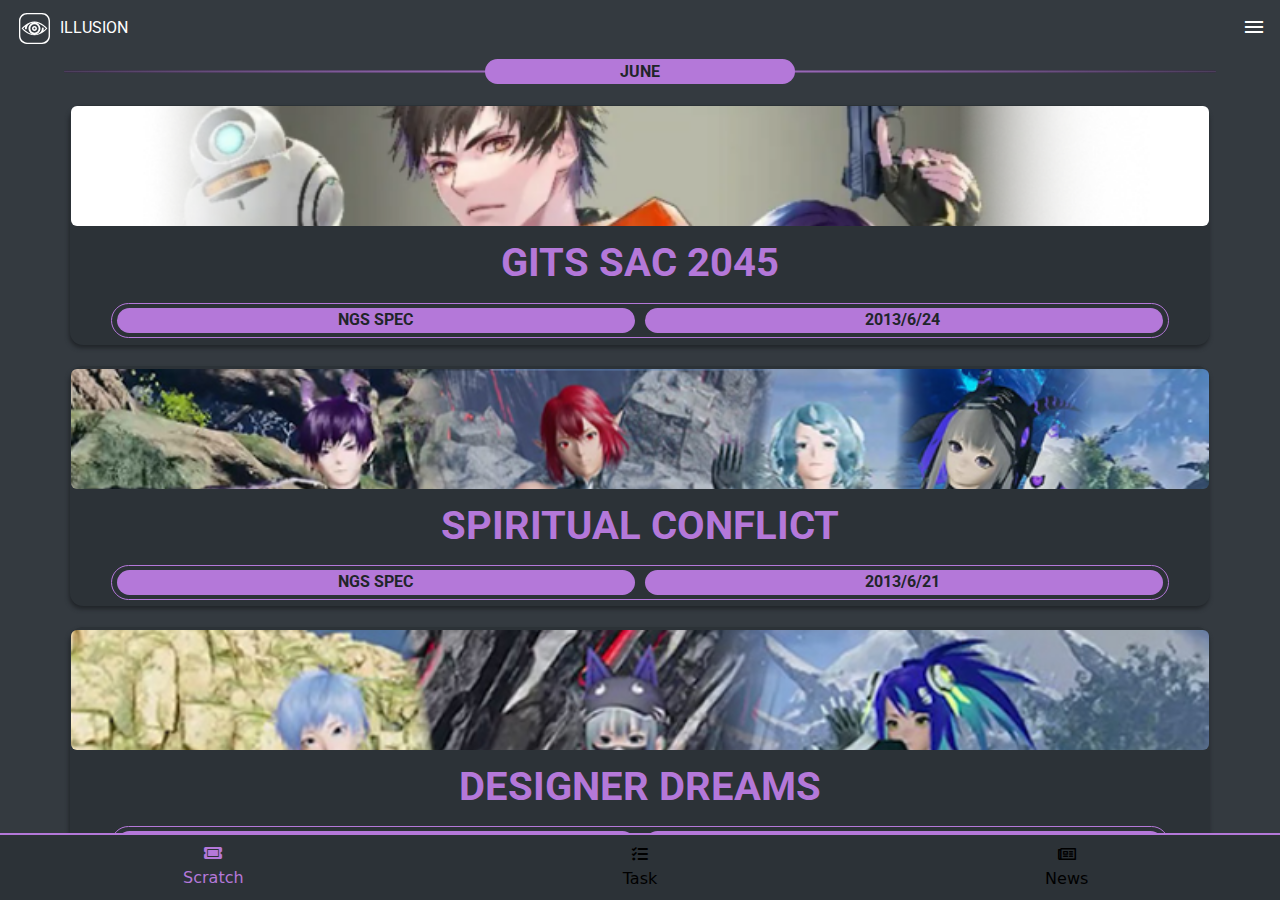
<file: index.html>
<!DOCTYPE html>
<html lang="en">

<head>
    <meta charset="utf-8">
    <meta name="viewport" content="width=device-width, initial-scale=1.0, shrink-to-fit=no">
    <title>ILLUSION APP</title>
    <meta name="theme-color" content="#343a40">
    <meta name="description" content="ILLUSION APP">
    <link rel="icon" type="image/svg+xml" sizes="150x150" href="assets/img/illu%20next%20gen.svg">
    <link rel="icon" type="image/svg+xml" sizes="150x150" href="assets/img/illu%20next%20gen.svg">
    <link rel="stylesheet" href="assets/bootstrap/css/bootstrap.min.css">
    <link rel="manifest" href="manifest.json">
    <link rel="stylesheet" href="https://fonts.googleapis.com/css?family=Roboto&amp;display=swap">
    <link rel="stylesheet" href="assets/fonts/fontawesome-all.min.css">
    <link rel="stylesheet" href="assets/fonts/material-icons.min.css">
    <link rel="stylesheet" href="assets/css/animate.min.css">
    <link rel="stylesheet" href="assets/css/button-small.css">
    <link rel="stylesheet" href="assets/css/Frosty-Glass-Card-Single-1.css">
    <link rel="stylesheet" href="assets/css/styles.css">
    <link rel="stylesheet" href="assets/css/uhuhui.css">
    <link rel="stylesheet" href="assets/css/untitled-2.css">
    <link rel="stylesheet" href="assets/css/untitled-3.css">
    <link rel="stylesheet" href="assets/css/untitled.css">
</head>

<body class="d-flex d-xxl-flex justify-content-center align-items-start justify-content-xxl-center align-items-xxl-start" style="background: var(--bs-gray-800);height: 530px;z-index: 1;/*overflow-y: hidden;*//*overflow-x: hidden;*/"><div></div>
    <div class="modal fade" role="dialog" tabindex="-1" id="modal-1">
        <div class="modal-dialog modal-sm modal-dialog-centered modal-fullscreen-sm-down" role="document">
            <div class="modal-content">
                <div class="modal-header" style="color: var(--bs-gray-900);background: #212529;border-color: #b478d9;border-radius: 0px;">
                    <h4 class="modal-title" style="color: #b478d9;">Credits</h4><button class="btn-close btn-close-white" type="button" aria-label="Close" data-bs-dismiss="modal"></button>
                </div>
                <div class="modal-body" style="background: #212529;height: 616px;">
                    <div class="col">
                        <h1 class="d-flex justify-content-center align-items-start" style="color: #b478d9;border-width: 1px;border-style: solid;border-radius: 142px;">Graf_Fiker</h1>
                    </div>
                    <div class="col d-flex justify-content-center align-items-center"><img src="assets/img/qwdsdwesadswdsf.webp" style="height: 182px;border-radius: 130px;margin-top: 22px;"></div>
                    <div class="col">
                        <p style="text-align: center;color: #b478d9;margin-top: 23px;">I'm Graf_Fiker, a multidisciplinary developer with a passion for C++, JavaScript, Lua, CSS, and HTML. While I currently focus on graphic design.</p>
                    </div>
                    <div class="col">
                        <div class="d-flex justify-content-center" style="margin-top: 35px;"><a class="btn btn-primary d-flex justify-content-center align-items-center" role="button" style="width: 60%;background: rgb(255,46,0);border-width: 0px;border-radius: 92px;" href="https://ko-fi.com/graf_fiker">&nbsp;Support me!</a></div>
                    </div>
                    <div class="col">
                        <div class="d-flex justify-content-center" style="margin-top: 15px;height: 48px;"><a class="btn btn-primary d-flex justify-content-center align-items-center" role="button" style="width: 60%;height: 36px;border-radius: 84px;" href="https://mastodon.social/@GrafFicker">Mastodon</a></div>
                        <div class="d-flex justify-content-center" style="margin-top: 3px;height: 48px;"><a class="btn btn-primary d-flex justify-content-center align-items-center" role="button" style="width: 60%;height: 36px;background: rgb(100,104,109);border-width: 0px;border-radius: 71px;" href="https://github.com/Graf-Fiker">Github</a></div>
                    </div>
                </div>
            </div>
        </div>
    </div>
    <div class="d-flex justify-content-center navbar" style="background: rgb(44,50,55);height: 67px;padding-top: 7px;z-index: 2;border-top: 2px solid #b478d9;">
        <div class="col d-flex justify-content-center align-items-end" style="/*padding-top: -0px;*/margin-top: -2px;"><button class="active nav-btn" data-bss-hover-animate="pulse" data-tab="page1"><i class="fas fa-ticket-alt" style="border-color: rgb(255,255,255);"></i><p>Scratch</p></button></div>
        <div class="col d-flex justify-content-center"><button data-bss-hover-animate="pulse" class="nav-btn" data-tab="page2"><i class="fas fa-tasks" style="border-color: rgb(255,255,255);"></i><p>Task</p></button></div>
        <div class="col d-flex justify-content-center"><button data-bss-hover-animate="pulse" class="nav-btn" data-tab="page3"><i class="far fa-newspaper" style="border-color: rgb(255,255,255);"></i><p>News</p></button></div>
    </div>
    <div class="tabs-container">
        <div id="page1" class="tab-content active" style="margin-top: 59px;background: var(--bs-gray-dark);overflow-y: scroll;height: 90%;">
            <div class="col d-flex d-xxl-flex justify-content-center align-items-center mx-auto justify-content-xxl-center align-items-xxl-center" style="margin-bottom: 20px;width: 100%;padding-left: 20px;padding-right: 20px;">
                <div style="width: 90%;height: 3px;background: radial-gradient(#b478d9, #212529), #b478d9;position: absolute;z-index: 1;border-radius: 58px;"></div>
                <div class="d-flex justify-content-center align-items-center" style="width: 25%;height: 25px;background: #b478d9;border-radius: 64px;z-index: 2;">
                    <p class="d-flex justify-content-center align-items-center" style="margin-top: 16px;font-family: Roboto, sans-serif;font-weight: bold;">JUNE</p>
                </div>
            </div>
            <div class="col d-flex align-items-end justify-content-xxl-center" style="background: rgba(44,50,55,0);border-radius: 0;border-color: rgba(33,37,41,0);padding-left: 20px;padding-right: 20px;margin-bottom: 20px;">
                <div class="container" style="padding-right: 1px;padding-left: 1px;margin-top: 1px;height: 240px;background: #2c3237;border-radius: 13px;border-color: rgb(44,50,55);width: 100%;box-shadow: -1px 3px 4px;">
                    <div class="row d-flex d-xxl-flex justify-content-end mx-auto justify-content-xxl-end" style="margin-left: 0px;margin-right: 0px;height: 240px;">
                        <div class="col-md-12 d-flex justify-content-center align-items-center justify-content-md-center" style="width: 100%;padding-right: 0px;padding-left: 0px;height: 126px;margin: 0px;margin-top: -3px;"><button class="btn btn-primary" type="button" style="width: 100%;height: 120px;background: url(&quot;assets/img/gzgzgzu.png&quot;) top / cover;border-width: 0px;margin-top: 2px;"></button></div>
                        <div class="col-12 d-flex justify-content-center">
                            <h1 style="color: #b478d9;font-family: Roboto, sans-serif;font-weight: bold;margin-top: 4px;">GITS SAC 2045</h1>
                        </div>
                        <div class="col d-flex justify-content-center align-items-start">
                            <div class="d-flex justify-content-center align-items-center" style="height: 35px;width: 95%;border: 1px solid #b478d9;border-radius: 47px;">
                                <div class="col-6 d-flex justify-content-center" style="padding-left: 5px;padding-right: 5px;">
                                    <div class="d-flex justify-content-center align-items-center" style="width: 108%;height: 25px;background: #b478d9;border-radius: 64px;">
                                        <p class="d-flex justify-content-center align-items-center" style="margin-top: 16px;font-family: Roboto, sans-serif;font-weight: bold;">NGS SPEC</p>
                                    </div>
                                </div>
                                <div class="col-6 d-flex justify-content-center" style="padding-left: 5px;padding-right: 5px;">
                                    <div class="d-flex justify-content-center align-items-center" style="width: 100%;height: 25px;background: #b478d9;border-radius: 64px;">
                                        <p class="d-flex justify-content-center align-items-center" style="margin-top: 16px;font-family: Roboto, sans-serif;font-weight: bold;">2013/6/24&nbsp;</p>
                                    </div>
                                </div>
                            </div>
                        </div>
                    </div>
                </div>
            </div>
            <div class="col d-flex align-items-end justify-content-xxl-center" style="background: rgba(44,50,55,0);border-radius: 0;border-color: rgba(33,37,41,0);padding-left: 20px;padding-right: 20px;margin-bottom: 20px;">
                <div class="container" style="padding-right: 1px;padding-left: 1px;margin-top: 1px;height: 240px;background: #2c3237;border-radius: 13px;border-color: rgb(44,50,55);width: 100%;box-shadow: -1px 3px 4px;">
                    <div class="row d-flex d-xxl-flex justify-content-end mx-auto justify-content-xxl-end" style="margin-left: 0px;margin-right: 0px;height: 240px;">
                        <div class="col-md-12 d-flex justify-content-center align-items-center justify-content-md-center" style="width: 100%;padding-right: 0px;padding-left: 0px;height: 126px;"><button class="btn btn-primary" type="button" style="width: 100%;height: 120px;background: url(&quot;assets/img/jhggjhg.png&quot;) top / cover;border-width: 0px;"></button></div>
                        <div class="col-12 d-flex justify-content-center">
                            <h1 style="color: #b478d9;font-family: Roboto, sans-serif;font-weight: bold;margin-top: 4px;">SPIRITUAL CONFLICT</h1>
                        </div>
                        <div class="col d-flex justify-content-center align-items-start">
                            <div class="d-flex justify-content-center align-items-center" style="height: 35px;width: 95%;border: 1px solid #b478d9;border-radius: 47px;">
                                <div class="col-6 d-flex justify-content-center" style="padding-left: 5px;padding-right: 5px;">
                                    <div class="d-flex justify-content-center align-items-center" style="width: 108%;height: 25px;background: #b478d9;border-radius: 64px;">
                                        <p class="d-flex justify-content-center align-items-center" style="margin-top: 16px;font-family: Roboto, sans-serif;font-weight: bold;">NGS SPEC</p>
                                    </div>
                                </div>
                                <div class="col-6 d-flex justify-content-center" style="padding-left: 5px;padding-right: 5px;">
                                    <div class="d-flex justify-content-center align-items-center" style="width: 100%;height: 25px;background: #b478d9;border-radius: 64px;">
                                        <p class="d-flex justify-content-center align-items-center" style="margin-top: 16px;font-family: Roboto, sans-serif;font-weight: bold;">2013/6/21&nbsp;</p>
                                    </div>
                                </div>
                            </div>
                        </div>
                    </div>
                </div>
            </div>
            <div class="col d-flex align-items-end justify-content-xxl-center" style="background: rgba(44,50,55,0);border-radius: 0;border-color: rgba(33,37,41,0);padding-left: 20px;padding-right: 20px;margin-bottom: 20px;">
                <div class="container" style="padding-right: 1px;padding-left: 1px;margin-top: 1px;height: 240px;background: #2c3237;border-radius: 13px;border-color: rgb(44,50,55);width: 100%;box-shadow: -1px 3px 4px;">
                    <div class="row d-flex d-xxl-flex justify-content-end mx-auto justify-content-xxl-end" style="margin-left: 0px;margin-right: 0px;height: 240px;">
                        <div class="col-md-12 d-flex justify-content-center align-items-center justify-content-md-center" style="width: 100%;padding-right: 0px;padding-left: 0px;height: 126px;"><button class="btn btn-primary" type="button" style="width: 100%;height: 120px;background: url(&quot;assets/img/ghgjgh.png&quot;) top / cover;border-width: 0px;"></button></div>
                        <div class="col-12 d-flex justify-content-center">
                            <h1 style="color: #b478d9;font-family: Roboto, sans-serif;font-weight: bold;margin-top: 4px;">DESIGNER DREAMS</h1>
                        </div>
                        <div class="col d-flex justify-content-center align-items-start">
                            <div class="d-flex justify-content-center align-items-center" style="height: 35px;width: 95%;border: 1px solid #b478d9;border-radius: 47px;">
                                <div class="col-6 d-flex justify-content-center" style="padding-left: 5px;padding-right: 5px;">
                                    <div class="d-flex justify-content-center align-items-center" style="width: 108%;height: 25px;background: #b478d9;border-radius: 64px;">
                                        <p class="d-flex justify-content-center align-items-center" style="margin-top: 16px;font-family: Roboto, sans-serif;font-weight: bold;">NGS SPEC</p>
                                    </div>
                                </div>
                                <div class="col-6 d-flex justify-content-center" style="padding-left: 5px;padding-right: 5px;">
                                    <div class="d-flex justify-content-center align-items-center" style="width: 100%;height: 25px;background: #b478d9;border-radius: 64px;">
                                        <p class="d-flex justify-content-center align-items-center" style="margin-top: 16px;font-family: Roboto, sans-serif;font-weight: bold;">2013/6/7&nbsp;</p>
                                    </div>
                                </div>
                            </div>
                        </div>
                    </div>
                </div>
            </div>
            <div class="col d-flex align-items-end justify-content-xxl-center" style="background: rgba(44,50,55,0);border-radius: 0;border-color: rgba(33,37,41,0);padding-left: 20px;padding-right: 20px;margin-bottom: 20px;padding-bottom: 2px;">
                <div class="container" style="padding-right: 1px;padding-left: 1px;margin-top: 1px;height: 240px;background: #2c3237;border-radius: 13px;border-color: rgb(44,50,55);width: 100%;box-shadow: -1px 3px 4px;margin-bottom: 0px;">
                    <div class="row d-flex d-xxl-flex justify-content-end mx-auto justify-content-xxl-end" style="margin-left: 0px;margin-right: 0px;height: 240px;">
                        <div class="col-md-12 d-flex justify-content-center align-items-center justify-content-md-center" style="width: 100%;padding-right: 0px;padding-left: 0px;height: 126px;"><button class="btn btn-primary" type="button" style="width: 100%;height: 120px;background: url(&quot;assets/img/dfsfddsfs.png&quot;) top / cover;border-width: 0px;"></button></div>
                        <div class="col-12 d-flex justify-content-center">
                            <h1 style="color: #b478d9;font-family: Roboto, sans-serif;font-weight: bold;margin-top: 4px;">SOUL OF THE WILD</h1>
                        </div>
                        <div class="col d-flex justify-content-center align-items-start">
                            <div class="d-flex justify-content-center align-items-center" style="height: 35px;width: 95%;border: 1px solid #b478d9;border-radius: 47px;">
                                <div class="col-6 d-flex justify-content-center" style="padding-left: 5px;padding-right: 5px;">
                                    <div class="d-flex justify-content-center align-items-center" style="width: 108%;height: 25px;background: #b478d9;border-radius: 64px;">
                                        <p class="d-flex justify-content-center align-items-center" style="margin-top: 16px;font-family: Roboto, sans-serif;font-weight: bold;">NGS SPEC</p>
                                    </div>
                                </div>
                                <div class="col-6 d-flex justify-content-center" style="padding-left: 5px;padding-right: 5px;">
                                    <div class="d-flex justify-content-center align-items-center" style="width: 100%;height: 25px;background: #b478d9;border-radius: 64px;">
                                        <p class="d-flex justify-content-center align-items-center" style="margin-top: 16px;font-family: Roboto, sans-serif;font-weight: bold;">2013/5/24&nbsp;</p>
                                    </div>
                                </div>
                            </div>
                        </div>
                    </div>
                </div>
            </div>
        </div>
        <div id="page2" class="tab-content" style="margin-top: 59px;height: 90%;overflow: auto scroll;position: absolute;">
            <div class="col d-flex align-items-end justify-content-xxl-center" style="background: rgba(44,50,55,0);border-radius: 0;border-color: rgba(33,37,41,0);padding-left: 20px;padding-right: 20px;margin-bottom: 20px;">
                <div class="container" style="padding-right: 1px;padding-left: 1px;margin-top: 1px;height: 414px;background: #2c3237;border-radius: 13px;border-color: rgb(44,50,55);width: 100%;box-shadow: -1px 3px 4px;">
                    <div class="row d-flex d-xxl-flex justify-content-end mx-auto justify-content-xxl-end" style="margin-left: 0px;margin-right: 0px;height: 240px;">
                        <div class="col d-xxl-flex justify-content-xxl-center align-items-xxl-center">
                            <h1 class="d-flex justify-content-center" style="color: #b478d9;font-family: Roboto, sans-serif;font-weight: bold;margin-top: 4px;padding-top: 10px;padding-bottom: 6px;">ALLIANCE TASK</h1>
                        </div>
                        <div class="col-xxl-12 offset-xxl-3">
                            <p style="font-family: Roboto, sans-serif;color: #b478d9;text-align: center;font-size: 14px;">Engaging in alliance tasks in NGS PSO2 is essential for a healthy income. Completing cooperative missions earns meseta, rare items, and resources while fostering a sense of community.</p>
                        </div>
                        <div class="col-12 d-flex justify-content-center align-items-center justify-content-xxl-center align-items-xxl-center" style="margin-bottom: 10px;">
                            <div class="d-flex d-xxl-flex justify-content-center align-items-center justify-content-xxl-center align-items-xxl-center" style="width: 100%;background: rgba(180,120,217,0);height: 70.3281px;border: 1px solid #b478d9;border-radius: 86px;">
                                <div class="col d-flex d-xxl-flex justify-content-center align-items-center justify-content-xxl-center align-items-xxl-center"><img src="assets/img/meseta.svg" style="height: 32.656px;padding-right: 0px;" width="41" height="33">
                                    <h1 class="d-flex justify-content-center align-items-center" style="color: #b478d9;margin-top: 4px;margin-left: 11px;">500K</h1>
                                </div>
                                <div class="col-4 d-flex justify-content-center align-items-center" style="width: 14.422px;height: 44px;">
                                    <div style="width: 0.422px;height: 68px;background: #b478d9;border-radius: 111px;">
                                        <div class="d-flex d-xxl-flex justify-content-center justify-content-xxl-center align-items-xxl-start" style="height: 27px;width: 26px;background: #2c3237;border-radius: 6px;margin-top: 22px;margin-left: -13px;color: rgb(44,50,55);border: 1px solid #b478d9;">
                                            <p class="d-flex d-xxl-flex justify-content-center justify-content-xxl-center align-items-xxl-center" style="color: rgb(44,50,55);margin-top: -4px;font-size: 22px;height: 33px;"><strong><span style="color: rgb(180, 120, 217);">1</span></strong></p>
                                        </div>
                                    </div>
                                </div>
                                <div class="col d-flex justify-content-center align-items-center"><img src="assets/img/beta.svg" style="height: 36.2px;">
                                    <h1 class="d-flex justify-content-center align-items-center" style="color: #b478d9;margin-top: 4px;margin-left: 8px;">5x</h1>
                                </div>
                            </div>
                        </div>
                        <div class="col-12 d-flex justify-content-center align-items-center justify-content-xxl-center align-items-xxl-center" style="margin-bottom: 10px;">
                            <div class="d-flex d-xxl-flex justify-content-center align-items-center justify-content-xxl-center align-items-xxl-center" style="width: 100%;background: rgba(180,120,217,0);height: 70.3281px;border: 1px solid #b478d9;border-radius: 86px;">
                                <div class="col d-flex d-xxl-flex justify-content-center align-items-center justify-content-xxl-center align-items-xxl-center"><img src="assets/img/meseta.svg" style="height: 32.656px;padding-right: 0px;">
                                    <h1 class="d-flex justify-content-center align-items-center" style="color: #b478d9;margin-top: 4px;margin-left: 14px;">300K</h1>
                                </div>
                                <div class="col-4 d-flex justify-content-center align-items-center" style="width: 14.422px;height: 44px;">
                                    <div style="width: 0.422px;height: 68px;background: #b478d9;border-radius: 111px;">
                                        <div class="d-flex d-xxl-flex justify-content-center justify-content-xxl-center align-items-xxl-start" style="height: 27px;width: 26px;background: #2c3237;border-radius: 6px;margin-top: 22px;margin-left: -13px;color: rgb(44,50,55);border: 1px solid #b478d9;">
                                            <p class="d-flex d-xxl-flex justify-content-center justify-content-xxl-center align-items-xxl-center" style="color: rgb(44,50,55);margin-top: -4px;font-size: 22px;height: 33px;"><strong><span style="color: rgb(180, 120, 217);">2</span></strong></p>
                                        </div>
                                    </div>
                                </div>
                                <div class="col d-flex justify-content-center align-items-center"><img src="assets/img/beta.svg" style="height: 36.2px;">
                                    <h1 class="d-flex justify-content-center align-items-center" style="color: #b478d9;margin-top: 4px;margin-left: 8px;">3x</h1>
                                </div>
                            </div>
                        </div>
                        <div class="col-12 d-flex justify-content-center align-items-center justify-content-xxl-center align-items-xxl-center" style="margin-bottom: 10px;">
                            <div class="d-flex d-xxl-flex justify-content-center align-items-center justify-content-xxl-center align-items-xxl-center" style="width: 100%;background: rgba(180,120,217,0);height: 70.3281px;border: 1px solid #b478d9;border-radius: 86px;">
                                <div class="col d-flex d-xxl-flex justify-content-center align-items-center justify-content-xxl-center align-items-xxl-center"><img src="assets/img/meseta.svg" style="height: 32.656px;padding-right: 0px;">
                                    <h1 class="d-flex justify-content-center align-items-center" style="color: #b478d9;margin-top: 4px;margin-left: 18px;">100K</h1>
                                </div>
                                <div class="col-4 d-flex justify-content-center align-items-center" style="width: 14.422px;height: 44px;">
                                    <div style="width: 0.422px;height: 68px;background: #b478d9;border-radius: 111px;">
                                        <div class="d-flex d-xxl-flex justify-content-center justify-content-xxl-center align-items-xxl-start" style="height: 27px;width: 26px;background: #2c3237;border-radius: 6px;margin-top: 22px;margin-left: -13px;color: rgb(44,50,55);border: 1px solid #b478d9;">
                                            <p class="d-flex d-xxl-flex justify-content-center justify-content-xxl-center align-items-xxl-center" style="color: rgb(44,50,55);margin-top: -4px;font-size: 22px;height: 33px;"><strong><span style="color: rgb(180, 120, 217);">3</span></strong></p>
                                        </div>
                                    </div>
                                </div>
                                <div class="col d-flex justify-content-center align-items-center"><img src="assets/img/beta.svg" style="height: 36.2px;" width="33" height="36">
                                    <h1 class="d-flex justify-content-center align-items-center" style="color: #b478d9;margin-top: 4px;margin-left: 13px;">1x</h1>
                                </div>
                            </div>
                        </div>
                    </div>
                </div>
            </div>
            <div class="col d-flex align-items-end justify-content-xxl-center" style="background: rgba(44,50,55,0);border-radius: 0;border-color: rgba(33,37,41,0);padding-left: 20px;padding-right: 20px;margin-bottom: 0px;">
                <div class="container" style="padding-right: 1px;padding-left: 1px;margin-top: 1px;height: 338px;background: #2c3237;border-radius: 13px;border-color: rgb(44,50,55);width: 100%;box-shadow: -1px 3px 4px;margin-bottom: 15px;">
                    <div class="row d-flex d-xxl-flex justify-content-end mx-auto justify-content-xxl-end" style="margin-left: 0px;margin-right: 0px;height: 240px;">
                        <div class="col d-xxl-flex justify-content-xxl-center align-items-xxl-center">
                            <h1 class="d-flex justify-content-center" style="color: #b478d9;font-family: Roboto, sans-serif;font-weight: bold;margin-top: 4px;padding-top: 10px;padding-bottom: 6px;">WEEKLY TASK</h1>
                        </div>
                        <div class="col-xxl-12 offset-xxl-3">
                            <p style="font-family: Roboto, sans-serif;color: #b478d9;text-align: center;font-size: 14px;">Participating in weekly tasks in NGS PSO2 is crucial for maintaining a healthy income. These tasks, refreshed on a weekly basis, offer valuable rewards and benefits for players.</p>
                        </div>
                        <div class="col-12 d-flex justify-content-center align-items-center justify-content-xxl-center align-items-xxl-center" style="margin-bottom: 10px;">
                            <div class="d-flex d-xxl-flex justify-content-center align-items-center justify-content-xxl-center align-items-xxl-center" style="width: 100%;background: rgba(180,120,217,0);height: 70.3281px;border: 1px solid #b478d9;border-radius: 86px;">
                                <div class="col d-flex d-xxl-flex justify-content-center align-items-center justify-content-xxl-center align-items-xxl-center"><img src="assets/img/meseta.svg" style="height: 32.656px;padding-right: 0px;">
                                    <h1 class="d-flex justify-content-center align-items-center" style="color: #b478d9;margin-top: 4px;margin-left: 8px;">200K</h1>
                                </div>
                                <div class="col-4 d-flex justify-content-center align-items-center" style="width: 14.422px;height: 44px;">
                                    <div style="width: 0.422px;height: 68px;background: #b478d9;border-radius: 111px;"></div>
                                </div>
                                <div class="col d-flex justify-content-center align-items-center"><img src="assets/img/uhijhuhizu.svg" style="height: 35.2px;">
                                    <h1 class="d-flex justify-content-center align-items-center" style="color: #b478d9;margin-top: 4px;margin-left: 8px;">10</h1>
                                </div>
                            </div>
                        </div>
                        <div class="col-12 d-flex justify-content-center align-items-center justify-content-xxl-center align-items-xxl-center" style="margin-bottom: 10px;">
                            <div class="d-flex d-xxl-flex justify-content-center align-items-center justify-content-xxl-center align-items-xxl-center" style="width: 100%;background: rgba(180,120,217,0);height: 70.3281px;border: 1px solid #b478d9;border-radius: 86px;">
                                <div class="col d-flex d-xxl-flex justify-content-center align-items-center justify-content-xxl-center align-items-xxl-center"><i class="material-icons text-white" style="font-size: 38px;">star</i>
                                    <h1 class="d-flex justify-content-center align-items-center" style="color: #b478d9;margin-top: 4px;margin-left: 8px;">90x</h1>
                                </div>
                            </div>
                        </div>
                    </div>
                </div>
            </div>
        </div>
        <div id="page3" class="tab-content" style="margin-top: 59px;height: 90%;">
            <div class="col d-flex d-xxl-flex justify-content-center align-items-center mx-auto justify-content-xxl-center align-items-xxl-center" style="margin-bottom: 20px;width: 100%;padding-left: 20px;padding-right: 20px;">
                <div style="width: 90%;height: 3px;background: radial-gradient(#b478d9, #212529), #b478d9;position: absolute;z-index: 1;border-radius: 58px;"></div>
                <div class="d-flex justify-content-center align-items-center" style="width: 25%;height: 25px;background: #b478d9;border-radius: 64px;z-index: 2;">
                    <p class="d-flex justify-content-center align-items-center" style="margin-top: 16px;font-family: Roboto, sans-serif;font-weight: bold;">AUGUST</p>
                </div>
            </div>
            <div class="col d-flex align-items-end justify-content-xxl-center" style="background: rgba(44,50,55,0);border-radius: 0;border-color: rgba(33,37,41,0);padding-left: 20px;padding-right: 20px;margin-bottom: 20px;">
                <div class="container" style="padding-right: 1px;padding-left: 1px;margin-top: 1px;height: 252px;background: #2c3237;border-radius: 13px;border-color: rgb(44,50,55);width: 100%;box-shadow: -1px 3px 4px;">
                    <div class="row d-flex d-xxl-flex justify-content-end mx-auto justify-content-xxl-end" style="margin-left: 0px;margin-right: 0px;height: 240px;">
                        <div class="col-md-12 d-flex justify-content-center align-items-center justify-content-md-center" style="width: 100%;padding-right: 0px;padding-left: 0px;height: 126px;margin: 0px;margin-top: -3px;"><img></div>
                        <div class="col-12 d-flex justify-content-center">
                            <h1 class="d-flex justify-content-center" style="color: #b478d9;font-family: Roboto, sans-serif;font-weight: bold;margin-top: 4px;text-align: center;">NEW ENDGAME CONTENT&nbsp;</h1>
                        </div>
                        <div class="col d-flex justify-content-center align-items-start">
                            <div class="d-flex justify-content-center align-items-center" style="height: 35px;width: 95%;border: 1px solid #b478d9;border-radius: 47px;">
                                <div class="col-6 d-flex justify-content-center" style="padding-left: 5px;padding-right: 5px;width: 100%;">
                                    <div class="d-flex justify-content-center align-items-center" style="width: 100%;height: 25px;background: #b478d9;border-radius: 64px;">
                                        <p class="d-flex justify-content-center align-items-center" style="margin-top: 16px;font-family: Roboto, sans-serif;font-weight: bold;">???</p>
                                    </div>
                                </div>
                            </div>
                        </div>
                    </div>
                </div>
            </div>
            <div class="col d-flex d-xxl-flex justify-content-center align-items-center mx-auto justify-content-xxl-center align-items-xxl-center" style="margin-bottom: 20px;width: 100%;padding-left: 20px;padding-right: 20px;">
                <div style="width: 90%;height: 3px;background: radial-gradient(#b478d9, #212529), #b478d9;position: absolute;z-index: 1;border-radius: 58px;"></div>
                <div class="d-flex justify-content-center align-items-center" style="width: 25%;height: 25px;background: #b478d9;border-radius: 64px;z-index: 2;">
                    <p class="d-flex justify-content-center align-items-center" style="margin-top: 16px;font-family: Roboto, sans-serif;font-weight: bold;">JUNE</p>
                </div>
            </div>
            <div class="col d-flex align-items-end justify-content-xxl-center" style="background: rgba(44,50,55,0);border-radius: 0;border-color: rgba(33,37,41,0);padding-left: 20px;padding-right: 20px;margin-bottom: 20px;">
                <div class="container" style="padding-right: 1px;padding-left: 1px;margin-top: 1px;height: 252px;background: #2c3237;border-radius: 13px;border-color: rgb(44,50,55);width: 100%;box-shadow: -1px 3px 4px;">
                    <div class="row d-flex d-xxl-flex justify-content-end mx-auto justify-content-xxl-end" style="margin-left: 0px;margin-right: 0px;height: 240px;">
                        <div class="col-md-12 d-flex align-items-center" style="width: 100%;padding-right: 0px;padding-left: 0px;height: 126px;margin: 0px;margin-top: -3px;">
                            <div class="d-xxl-flex justify-content-xxl-center align-items-xxl-center" style="width: 100%;height: 118px;background: url(&quot;assets/img/ngs2.png&quot;) top / cover, var(--bs-red);border-radius: 10px;"></div>
                        </div>
                        <div class="col-12 d-flex justify-content-center">
                            <h1 class="d-flex justify-content-center" style="color: #b478d9;font-family: Roboto, sans-serif;font-weight: bold;margin-top: 4px;text-align: center;">PSO2 VER.2 IS COMING</h1>
                        </div>
                        <div class="col d-flex justify-content-center align-items-start">
                            <div class="d-flex justify-content-center align-items-center" style="height: 35px;width: 95%;border: 1px solid #b478d9;border-radius: 47px;">
                                <div class="col-6 d-flex justify-content-center" style="padding-left: 5px;padding-right: 5px;width: 100%;">
                                    <div class="d-flex justify-content-center align-items-center" style="width: 100%;height: 25px;background: #b478d9;border-radius: 64px;">
                                        <p class="d-flex justify-content-center align-items-center" style="margin-top: 16px;font-family: Roboto, sans-serif;font-weight: bold;">2023/6/7</p>
                                    </div>
                                </div>
                            </div>
                        </div>
                    </div>
                </div>
            </div>
        </div>
    </div>
    <header style="opacity: 1;position: fixed;">
        <p class="d-flex justify-content-start align-items-center" style="color: rgb(255,255,255);margin-top: 13px;margin-left: 19px;position: fixed;font-family: Roboto, sans-serif;"><img src="assets/img/illuuuuu.svg" style="padding-right: 10px;width: 40.7812px;">ILLUSION</p>
        <div class="dropdown" style="margin-right: 11px;margin-top: 12px;"><button class="btn btn-primary d-flex justify-content-center align-items-center" aria-expanded="false" data-bs-toggle="dropdown" type="button" style="height: 30px;width: 30px;background: rgba(180,120,217,0);padding-top: 5px;border-width: 0px;"><i class="material-icons">menu</i></button>
            <div class="dropdown-menu" style="margin-right: 0px;margin-left: -129px;background: rgb(44,50,55);"><a class="dropdown-item d-flex d-xxl-flex justify-content-start justify-content-xxl-start" href="#" style="color: #b478d9;font-family: Roboto, sans-serif;"><i class="material-icons" style="padding-right: 5px;">settings</i>Settings</a><a class="dropdown-item d-flex d-xxl-flex justify-content-start justify-content-xxl-start align-items-xxl-center" href="#" style="color: #b478d9;font-family: Roboto, sans-serif;" data-bs-target="#modal-1" data-bs-toggle="modal"><i class="material-icons" style="padding-right: 5px;">favorite</i>Credits</a></div>
        </div>
    </header>
    <script src="assets/bootstrap/js/bootstrap.min.js"></script>
    <script src="assets/js/bs-init.js"></script>
    <script src="assets/js/main.js"></script>
    <script src="assets/js/Navbar%20Pages.js"></script>
    <script src="assets/js/System%20Worker.js"></script>
</body>

</html>
</file>
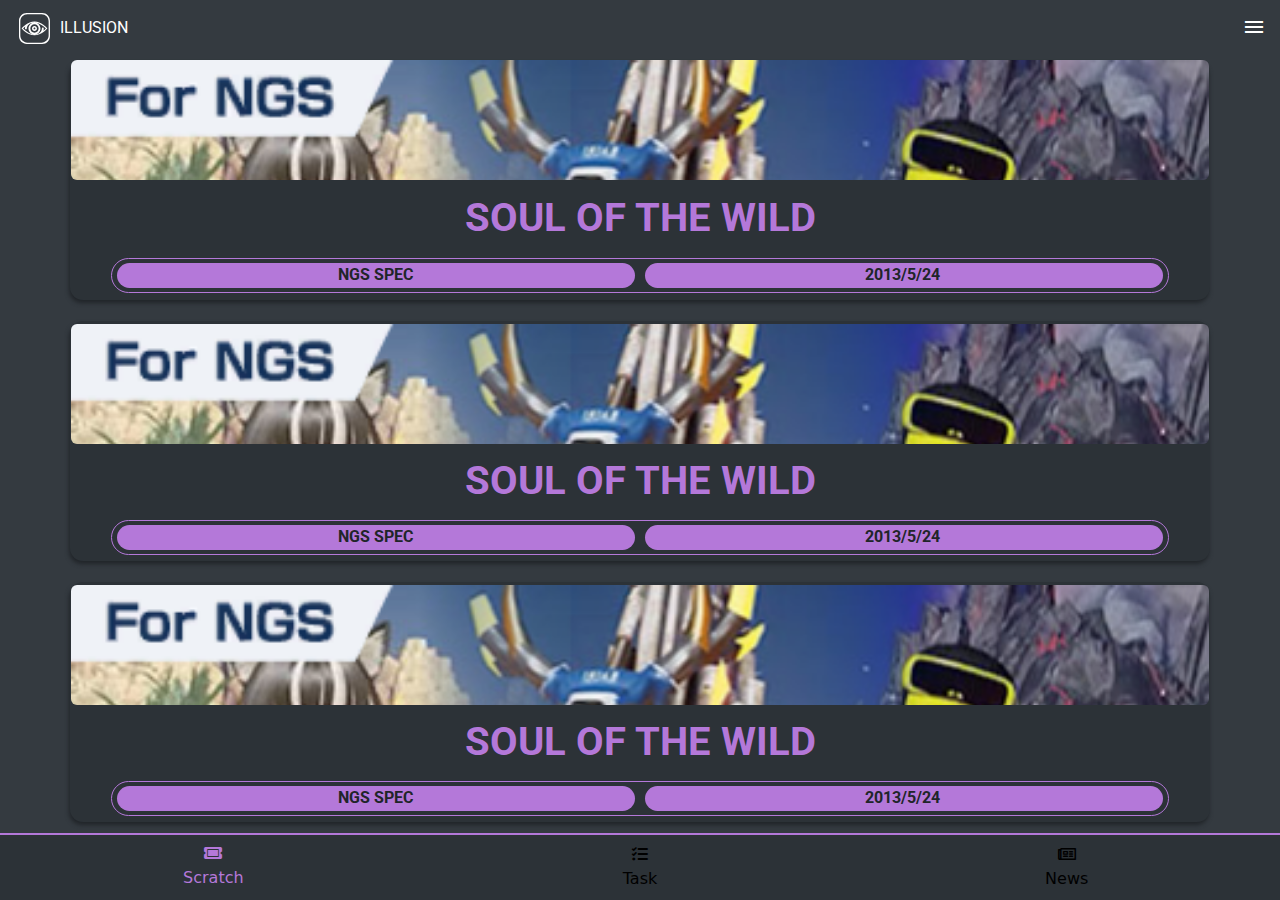
<file: indexnew.html>
<!DOCTYPE html>
<html lang="en">

<head>
    <meta charset="utf-8">
    <meta name="viewport" content="width=device-width, initial-scale=1.0, shrink-to-fit=no">
    <title>ILLUSION APP</title>
    <meta name="theme-color" content="#fcfcfc">
    <meta name="description" content="ILLUSION APP">
    <link rel="icon" type="image/svg+xml" sizes="150x150" href="assets/img/illu%20next%20gen.svg">
    <link rel="icon" type="image/svg+xml" sizes="150x150" href="assets/img/illu%20next%20gen.svg">
    <link rel="stylesheet" href="assets/bootstrap/css/bootstrap.min.css">
    <link rel="manifest" href="manifest.json">
    <link rel="stylesheet" href="https://fonts.googleapis.com/css?family=Roboto&amp;display=swap">
    <link rel="stylesheet" href="assets/fonts/fontawesome-all.min.css">
    <link rel="stylesheet" href="assets/fonts/material-icons.min.css">
    <link rel="stylesheet" href="assets/css/animate.min.css">
    <link rel="stylesheet" href="assets/css/button-small.css">
    <link rel="stylesheet" href="assets/css/Frosty-Glass-Card-Single-1.css">
    <link rel="stylesheet" href="assets/css/styles.css">
    <link rel="stylesheet" href="assets/css/uhuhui.css">
    <link rel="stylesheet" href="assets/css/untitled-2.css">
    <link rel="stylesheet" href="assets/css/untitled-3.css">
    <link rel="stylesheet" href="assets/css/untitled.css">
</head>

<body class="d-flex d-xxl-flex justify-content-center align-items-start justify-content-xxl-center align-items-xxl-start" style="background: var(--bs-gray-800);height: 530px;z-index: 1;/*overflow-y: hidden;*//*overflow-x: hidden;*/">
    <div class="modal fade" role="dialog" tabindex="-1" id="modal-1">
        <div class="modal-dialog modal-sm modal-dialog-centered modal-fullscreen-sm-down" role="document">
            <div class="modal-content">
                <div class="modal-header" style="color: var(--bs-gray-900);background: #212529;border-color: #b478d9;border-radius: 0px;">
                    <h4 class="modal-title" style="color: #b478d9;">Credits</h4><button class="btn-close btn-close-white" type="button" aria-label="Close" data-bs-dismiss="modal"></button>
                </div>
                <div class="modal-body" style="background: #212529;height: 616px;">
                    <div class="col">
                        <h1 class="d-flex justify-content-center align-items-start" style="color: #b478d9;border-width: 1px;border-style: solid;border-radius: 142px;">Graf_Fiker</h1>
                    </div>
                    <div class="col d-flex justify-content-center align-items-center"><img src="assets/img/qwdsdwesadswdsf.webp" style="height: 182px;border-radius: 130px;margin-top: 22px;"></div>
                    <div class="col">
                        <p style="text-align: center;color: #b478d9;margin-top: 23px;">I'm Graf_Fiker, a multidisciplinary developer with a passion for C++, JavaScript, Lua, CSS, and HTML. While I currently focus on graphic design.</p>
                    </div>
                    <div class="col">
                        <div class="d-flex justify-content-center" style="margin-top: 35px;"><a class="btn btn-primary d-flex justify-content-center align-items-center" role="button" style="width: 60%;background: rgb(255,46,0);border-width: 0px;border-radius: 92px;" href="https://ko-fi.com/graf_fiker">&nbsp;Support me!</a></div>
                    </div>
                    <div class="col">
                        <div class="d-flex justify-content-center" style="margin-top: 15px;height: 48px;"><a class="btn btn-primary d-flex justify-content-center align-items-center" role="button" style="width: 60%;height: 36px;border-radius: 84px;" href="https://mastodon.social/@GrafFicker">Mastodon</a></div>
                        <div class="d-flex justify-content-center" style="margin-top: 3px;height: 48px;"><a class="btn btn-primary d-flex justify-content-center align-items-center" role="button" style="width: 60%;height: 36px;background: rgb(100,104,109);border-width: 0px;border-radius: 71px;" href="https://github.com/Graf-Fiker">Github</a></div>
                    </div>
                </div>
            </div>
        </div>
    </div>
    <div class="d-flex justify-content-center navbar" style="background: rgb(44,50,55);height: 67px;padding-top: 7px;z-index: 2;border-top: 2px solid #b478d9;">
        <div class="col d-flex justify-content-center align-items-end" style="/*padding-top: -0px;*/margin-top: -2px;"><button class="active nav-btn" data-bss-hover-animate="pulse" data-tab="page1"><i class="fas fa-ticket-alt" style="border-color: rgb(255,255,255);"></i><p>Scratch</p></button></div>
        <div class="col d-flex justify-content-center"><button data-bss-hover-animate="pulse" class="nav-btn" data-tab="page2"><i class="fas fa-tasks" style="border-color: rgb(255,255,255);"></i><p>Task</p></button></div>
        <div class="col d-flex justify-content-center"><button data-bss-hover-animate="pulse" class="nav-btn" data-tab="page3"><i class="far fa-newspaper" style="border-color: rgb(255,255,255);"></i><p>News</p></button></div>
    </div>
    <div class="tabs-container">
        <div id="page1" class="tab-content active" style="margin-top: 59px;background: var(--bs-gray-dark);overflow-y: scroll;height: 90%;">
            <div class="col d-flex align-items-end justify-content-xxl-center" style="background: rgba(44,50,55,0);border-radius: 0;border-color: rgba(33,37,41,0);padding-left: 20px;padding-right: 20px;margin-bottom: 20px;">
                <div class="container" style="padding-right: 1px;padding-left: 1px;margin-top: 1px;height: 240px;background: #2c3237;border-radius: 13px;border-color: rgb(44,50,55);width: 100%;box-shadow: -1px 3px 4px;">
                    <div class="row d-flex d-xxl-flex justify-content-end mx-auto justify-content-xxl-end" style="margin-left: 0px;margin-right: 0px;height: 240px;">
                        <div class="col-md-12 d-flex justify-content-center align-items-center justify-content-md-center" style="width: 100%;padding-right: 0px;padding-left: 0px;height: 126px;margin: 0px;margin-top: -3px;"><button class="btn btn-primary" type="button" style="width: 100%;height: 120px;background: url(&quot;assets/img/dfsfddsfs.png&quot;) top / cover;border-width: 0px;"></button></div>
                        <div class="col-12 d-flex justify-content-center">
                            <h1 style="color: #b478d9;font-family: Roboto, sans-serif;font-weight: bold;margin-top: 4px;">SOUL OF THE WILD</h1>
                        </div>
                        <div class="col d-flex justify-content-center align-items-start">
                            <div class="d-flex justify-content-center align-items-center" style="height: 35px;width: 95%;border: 1px solid #b478d9;border-radius: 47px;">
                                <div class="col-6 d-flex justify-content-center" style="padding-left: 5px;padding-right: 5px;">
                                    <div class="d-flex justify-content-center align-items-center" style="width: 108%;height: 25px;background: #b478d9;border-radius: 64px;">
                                        <p class="d-flex justify-content-center align-items-center" style="margin-top: 16px;font-family: Roboto, sans-serif;font-weight: bold;">NGS SPEC</p>
                                    </div>
                                </div>
                                <div class="col-6 d-flex justify-content-center" style="padding-left: 5px;padding-right: 5px;">
                                    <div class="d-flex justify-content-center align-items-center" style="width: 100%;height: 25px;background: #b478d9;border-radius: 64px;">
                                        <p class="d-flex justify-content-center align-items-center" style="margin-top: 16px;font-family: Roboto, sans-serif;font-weight: bold;">2013/5/24&nbsp;</p>
                                    </div>
                                </div>
                            </div>
                        </div>
                    </div>
                </div>
            </div>
            <div class="col d-flex align-items-end justify-content-xxl-center" style="background: rgba(44,50,55,0);border-radius: 0;border-color: rgba(33,37,41,0);padding-left: 20px;padding-right: 20px;margin-bottom: 20px;">
                <div class="container" style="padding-right: 1px;padding-left: 1px;margin-top: 1px;height: 240px;background: #2c3237;border-radius: 13px;border-color: rgb(44,50,55);width: 100%;box-shadow: -1px 3px 4px;">
                    <div class="row d-flex d-xxl-flex justify-content-end mx-auto justify-content-xxl-end" style="margin-left: 0px;margin-right: 0px;height: 240px;">
                        <div class="col-md-12 d-flex justify-content-center align-items-center justify-content-md-center" style="width: 100%;padding-right: 0px;padding-left: 0px;height: 126px;"><button class="btn btn-primary" type="button" style="width: 100%;height: 120px;background: url(&quot;assets/img/dfsfddsfs.png&quot;) top / cover;border-width: 0px;"></button></div>
                        <div class="col-12 d-flex justify-content-center">
                            <h1 style="color: #b478d9;font-family: Roboto, sans-serif;font-weight: bold;margin-top: 4px;">SOUL OF THE WILD</h1>
                        </div>
                        <div class="col d-flex justify-content-center align-items-start">
                            <div class="d-flex justify-content-center align-items-center" style="height: 35px;width: 95%;border: 1px solid #b478d9;border-radius: 47px;">
                                <div class="col-6 d-flex justify-content-center" style="padding-left: 5px;padding-right: 5px;">
                                    <div class="d-flex justify-content-center align-items-center" style="width: 108%;height: 25px;background: #b478d9;border-radius: 64px;">
                                        <p class="d-flex justify-content-center align-items-center" style="margin-top: 16px;font-family: Roboto, sans-serif;font-weight: bold;">NGS SPEC</p>
                                    </div>
                                </div>
                                <div class="col-6 d-flex justify-content-center" style="padding-left: 5px;padding-right: 5px;">
                                    <div class="d-flex justify-content-center align-items-center" style="width: 100%;height: 25px;background: #b478d9;border-radius: 64px;">
                                        <p class="d-flex justify-content-center align-items-center" style="margin-top: 16px;font-family: Roboto, sans-serif;font-weight: bold;">2013/5/24&nbsp;</p>
                                    </div>
                                </div>
                            </div>
                        </div>
                    </div>
                </div>
            </div>
            <div class="col d-flex align-items-end justify-content-xxl-center" style="background: rgba(44,50,55,0);border-radius: 0;border-color: rgba(33,37,41,0);padding-left: 20px;padding-right: 20px;margin-bottom: 20px;">
                <div class="container" style="padding-right: 1px;padding-left: 1px;margin-top: 1px;height: 240px;background: #2c3237;border-radius: 13px;border-color: rgb(44,50,55);width: 100%;box-shadow: -1px 3px 4px;">
                    <div class="row d-flex d-xxl-flex justify-content-end mx-auto justify-content-xxl-end" style="margin-left: 0px;margin-right: 0px;height: 240px;">
                        <div class="col-md-12 d-flex justify-content-center align-items-center justify-content-md-center" style="width: 100%;padding-right: 0px;padding-left: 0px;height: 126px;"><button class="btn btn-primary" type="button" style="width: 100%;height: 120px;background: url(&quot;assets/img/dfsfddsfs.png&quot;) top / cover;border-width: 0px;"></button></div>
                        <div class="col-12 d-flex justify-content-center">
                            <h1 style="color: #b478d9;font-family: Roboto, sans-serif;font-weight: bold;margin-top: 4px;">SOUL OF THE WILD</h1>
                        </div>
                        <div class="col d-flex justify-content-center align-items-start">
                            <div class="d-flex justify-content-center align-items-center" style="height: 35px;width: 95%;border: 1px solid #b478d9;border-radius: 47px;">
                                <div class="col-6 d-flex justify-content-center" style="padding-left: 5px;padding-right: 5px;">
                                    <div class="d-flex justify-content-center align-items-center" style="width: 108%;height: 25px;background: #b478d9;border-radius: 64px;">
                                        <p class="d-flex justify-content-center align-items-center" style="margin-top: 16px;font-family: Roboto, sans-serif;font-weight: bold;">NGS SPEC</p>
                                    </div>
                                </div>
                                <div class="col-6 d-flex justify-content-center" style="padding-left: 5px;padding-right: 5px;">
                                    <div class="d-flex justify-content-center align-items-center" style="width: 100%;height: 25px;background: #b478d9;border-radius: 64px;">
                                        <p class="d-flex justify-content-center align-items-center" style="margin-top: 16px;font-family: Roboto, sans-serif;font-weight: bold;">2013/5/24&nbsp;</p>
                                    </div>
                                </div>
                            </div>
                        </div>
                    </div>
                </div>
            </div>
            <div class="col d-flex align-items-end justify-content-xxl-center" style="background: rgba(44,50,55,0);border-radius: 0;border-color: rgba(33,37,41,0);padding-left: 20px;padding-right: 20px;margin-bottom: 20px;padding-bottom: 2px;">
                <div class="container" style="padding-right: 1px;padding-left: 1px;margin-top: 1px;height: 240px;background: #2c3237;border-radius: 13px;border-color: rgb(44,50,55);width: 100%;box-shadow: -1px 3px 4px;margin-bottom: 15px;">
                    <div class="row d-flex d-xxl-flex justify-content-end mx-auto justify-content-xxl-end" style="margin-left: 0px;margin-right: 0px;height: 240px;">
                        <div class="col-md-12 d-flex justify-content-center align-items-center justify-content-md-center" style="width: 100%;padding-right: 0px;padding-left: 0px;height: 126px;"><button class="btn btn-primary" type="button" style="width: 100%;height: 120px;background: url(&quot;assets/img/dfsfddsfs.png&quot;) top / cover;border-width: 0px;"></button></div>
                        <div class="col-12 d-flex justify-content-center">
                            <h1 style="color: #b478d9;font-family: Roboto, sans-serif;font-weight: bold;margin-top: 4px;">SOUL OF THE WILD</h1>
                        </div>
                        <div class="col d-flex justify-content-center align-items-start">
                            <div class="d-flex justify-content-center align-items-center" style="height: 35px;width: 95%;border: 1px solid #b478d9;border-radius: 47px;">
                                <div class="col-6 d-flex justify-content-center" style="padding-left: 5px;padding-right: 5px;">
                                    <div class="d-flex justify-content-center align-items-center" style="width: 108%;height: 25px;background: #b478d9;border-radius: 64px;">
                                        <p class="d-flex justify-content-center align-items-center" style="margin-top: 16px;font-family: Roboto, sans-serif;font-weight: bold;">NGS SPEC</p>
                                    </div>
                                </div>
                                <div class="col-6 d-flex justify-content-center" style="padding-left: 5px;padding-right: 5px;">
                                    <div class="d-flex justify-content-center align-items-center" style="width: 100%;height: 25px;background: #b478d9;border-radius: 64px;">
                                        <p class="d-flex justify-content-center align-items-center" style="margin-top: 16px;font-family: Roboto, sans-serif;font-weight: bold;">2013/5/24&nbsp;</p>
                                    </div>
                                </div>
                            </div>
                        </div>
                    </div>
                </div>
            </div>
        </div>
        <div id="page2" class="tab-content" style="margin-top: 59px;height: 90%;">
            <div class="col d-flex align-items-end justify-content-xxl-center" style="background: rgba(44,50,55,0);border-radius: 0;border-color: rgba(33,37,41,0);padding-left: 20px;padding-right: 20px;margin-bottom: 20px;">
                <div class="container" style="padding-right: 1px;padding-left: 1px;margin-top: 1px;height: 414px;background: #2c3237;border-radius: 13px;border-color: rgb(44,50,55);width: 100%;box-shadow: -1px 3px 4px;">
                    <div class="row d-flex d-xxl-flex justify-content-end mx-auto justify-content-xxl-end" style="margin-left: 0px;margin-right: 0px;height: 240px;">
                        <div class="col d-xxl-flex justify-content-xxl-center align-items-xxl-center">
                            <h1 class="d-flex justify-content-center" style="color: #b478d9;font-family: Roboto, sans-serif;font-weight: bold;margin-top: 4px;padding-top: 10px;padding-bottom: 6px;">ALLIANCE TASK</h1>
                        </div>
                        <div class="col-xxl-12 offset-xxl-3">
                            <p style="font-family: Roboto, sans-serif;color: #b478d9;text-align: center;font-size: 14px;">Engaging in alliance tasks in NGS PSO2 is essential for a healthy income. Completing cooperative missions earns meseta, rare items, and resources while fostering a sense of community.</p>
                        </div>
                        <div class="col-12 d-flex justify-content-center align-items-center justify-content-xxl-center align-items-xxl-center" style="margin-bottom: 10px;">
                            <div class="d-flex d-xxl-flex justify-content-center align-items-center justify-content-xxl-center align-items-xxl-center" style="width: 100%;background: rgba(180,120,217,0);height: 70.3281px;border: 1px solid #b478d9;border-radius: 86px;">
                                <div class="col d-flex d-xxl-flex justify-content-center align-items-center justify-content-xxl-center align-items-xxl-center"><img src="assets/img/meseta.svg" style="height: 32.656px;padding-right: 0px;" width="41" height="33">
                                    <h1 class="d-flex justify-content-center align-items-center" style="color: #b478d9;margin-top: 4px;margin-left: 8px;">500K</h1>
                                </div>
                                <div class="col-4 d-flex justify-content-center align-items-center" style="width: 14.422px;height: 44px;">
                                    <div style="width: 0.422px;height: 68px;background: #b478d9;border-radius: 111px;">
                                        <div class="d-flex d-xxl-flex justify-content-center justify-content-xxl-center align-items-xxl-start" style="height: 27px;width: 26px;background: #2c3237;border-radius: 6px;margin-top: 22px;margin-left: -13px;color: rgb(44,50,55);border: 1px solid #b478d9;">
                                            <p class="d-flex d-xxl-flex justify-content-center justify-content-xxl-center align-items-xxl-center" style="color: rgb(44,50,55);margin-top: -4px;font-size: 22px;height: 33px;"><strong><span style="color: rgb(180, 120, 217);">1</span></strong></p>
                                        </div>
                                    </div>
                                </div>
                                <div class="col d-flex justify-content-center align-items-center"><img src="assets/img/beta.svg" style="height: 45.219px;">
                                    <h1 class="d-flex justify-content-center align-items-center" style="color: #b478d9;margin-top: 4px;margin-left: 8px;">5x</h1>
                                </div>
                            </div>
                        </div>
                        <div class="col-12 d-flex justify-content-center align-items-center justify-content-xxl-center align-items-xxl-center" style="margin-bottom: 10px;">
                            <div class="d-flex d-xxl-flex justify-content-center align-items-center justify-content-xxl-center align-items-xxl-center" style="width: 100%;background: rgba(180,120,217,0);height: 70.3281px;border: 1px solid #b478d9;border-radius: 86px;">
                                <div class="col d-flex d-xxl-flex justify-content-center align-items-center justify-content-xxl-center align-items-xxl-center"><img src="assets/img/meseta.svg" style="height: 32.656px;padding-right: 0px;">
                                    <h1 class="d-flex justify-content-center align-items-center" style="color: #b478d9;margin-top: 4px;margin-left: 8px;">300K</h1>
                                </div>
                                <div class="col-4 d-flex justify-content-center align-items-center" style="width: 14.422px;height: 44px;">
                                    <div style="width: 0.422px;height: 68px;background: #b478d9;border-radius: 111px;">
                                        <div class="d-flex d-xxl-flex justify-content-center justify-content-xxl-center align-items-xxl-start" style="height: 27px;width: 26px;background: #2c3237;border-radius: 6px;margin-top: 22px;margin-left: -13px;color: rgb(44,50,55);border: 1px solid #b478d9;">
                                            <p class="d-flex d-xxl-flex justify-content-center justify-content-xxl-center align-items-xxl-center" style="color: rgb(44,50,55);margin-top: -4px;font-size: 22px;height: 33px;"><strong><span style="color: rgb(180, 120, 217);">2</span></strong></p>
                                        </div>
                                    </div>
                                </div>
                                <div class="col d-flex justify-content-center align-items-center"><img src="assets/img/beta.svg" style="height: 45.219px;">
                                    <h1 class="d-flex justify-content-center align-items-center" style="color: #b478d9;margin-top: 4px;margin-left: 8px;">3x</h1>
                                </div>
                            </div>
                        </div>
                        <div class="col-12 d-flex justify-content-center align-items-center justify-content-xxl-center align-items-xxl-center" style="margin-bottom: 10px;">
                            <div class="d-flex d-xxl-flex justify-content-center align-items-center justify-content-xxl-center align-items-xxl-center" style="width: 100%;background: rgba(180,120,217,0);height: 70.3281px;border: 1px solid #b478d9;border-radius: 86px;">
                                <div class="col d-flex d-xxl-flex justify-content-center align-items-center justify-content-xxl-center align-items-xxl-center"><img src="assets/img/meseta.svg" style="height: 32.656px;padding-right: 0px;">
                                    <h1 class="d-flex justify-content-center align-items-center" style="color: #b478d9;margin-top: 4px;margin-left: 8px;">&nbsp;100K</h1>
                                </div>
                                <div class="col-4 d-flex justify-content-center align-items-center" style="width: 14.422px;height: 44px;">
                                    <div style="width: 0.422px;height: 68px;background: #b478d9;border-radius: 111px;">
                                        <div class="d-flex d-xxl-flex justify-content-center justify-content-xxl-center align-items-xxl-start" style="height: 27px;width: 26px;background: #2c3237;border-radius: 6px;margin-top: 22px;margin-left: -13px;color: rgb(44,50,55);border: 1px solid #b478d9;">
                                            <p class="d-flex d-xxl-flex justify-content-center justify-content-xxl-center align-items-xxl-center" style="color: rgb(44,50,55);margin-top: -4px;font-size: 22px;height: 33px;"><strong><span style="color: rgb(180, 120, 217);">3</span></strong></p>
                                        </div>
                                    </div>
                                </div>
                                <div class="col d-flex justify-content-center align-items-center"><img src="assets/img/beta.svg" style="height: 45.219px;">
                                    <h1 class="d-flex justify-content-center align-items-center" style="color: #b478d9;margin-top: 4px;margin-left: 8px;">1x</h1>
                                </div>
                            </div>
                        </div>
                    </div>
                </div>
            </div>
            <div class="col d-flex align-items-end justify-content-xxl-center" style="background: rgba(44,50,55,0);border-radius: 0;border-color: rgba(33,37,41,0);padding-left: 20px;padding-right: 20px;margin-bottom: 20px;">
                <div class="container" style="padding-right: 1px;padding-left: 1px;margin-top: 1px;height: 338px;background: #2c3237;border-radius: 13px;border-color: rgb(44,50,55);width: 100%;box-shadow: -1px 3px 4px;margin-bottom: 88px;">
                    <div class="row d-flex d-xxl-flex justify-content-end mx-auto justify-content-xxl-end" style="margin-left: 0px;margin-right: 0px;height: 240px;">
                        <div class="col d-xxl-flex justify-content-xxl-center align-items-xxl-center">
                            <h1 class="d-flex justify-content-center" style="color: #b478d9;font-family: Roboto, sans-serif;font-weight: bold;margin-top: 4px;padding-top: 10px;padding-bottom: 6px;">WEEKLY TASK</h1>
                        </div>
                        <div class="col-xxl-12 offset-xxl-3">
                            <p style="font-family: Roboto, sans-serif;color: #b478d9;text-align: center;font-size: 14px;">Engaging in alliance tasks in NGS PSO2 is essential for a healthy income. Completing cooperative missions earns meseta, rare items, and resources while fostering a sense of community.</p>
                        </div>
                        <div class="col-12 d-flex justify-content-center align-items-center justify-content-xxl-center align-items-xxl-center" style="margin-bottom: 10px;">
                            <div class="d-flex d-xxl-flex justify-content-center align-items-center justify-content-xxl-center align-items-xxl-center" style="width: 100%;background: rgba(180,120,217,0);height: 70.3281px;border: 1px solid #b478d9;border-radius: 86px;">
                                <div class="col d-flex d-xxl-flex justify-content-center align-items-center justify-content-xxl-center align-items-xxl-center"><img src="assets/img/meseta.svg" style="height: 32.656px;padding-right: 0px;">
                                    <h1 class="d-flex justify-content-center align-items-center" style="color: #b478d9;margin-top: 4px;margin-left: 8px;">200K</h1>
                                </div>
                                <div class="col-4 d-flex justify-content-center align-items-center" style="width: 14.422px;height: 44px;">
                                    <div style="width: 0.422px;height: 68px;background: #b478d9;border-radius: 111px;"></div>
                                </div>
                                <div class="col d-flex justify-content-center align-items-center"><img src="assets/img/uhijhuhizu.svg" style="height: 45.219px;">
                                    <h1 class="d-flex justify-content-center align-items-center" style="color: #b478d9;margin-top: 4px;margin-left: 8px;">10</h1>
                                </div>
                            </div>
                        </div>
                        <div class="col-12 d-flex justify-content-center align-items-center justify-content-xxl-center align-items-xxl-center" style="margin-bottom: 10px;">
                            <div class="d-flex d-xxl-flex justify-content-center align-items-center justify-content-xxl-center align-items-xxl-center" style="width: 100%;background: rgba(180,120,217,0);height: 70.3281px;border: 1px solid #b478d9;border-radius: 86px;">
                                <div class="col d-flex d-xxl-flex justify-content-center align-items-center justify-content-xxl-center align-items-xxl-center"><i class="material-icons text-white" style="font-size: 38px;">star</i>
                                    <h1 class="d-flex justify-content-center align-items-center" style="color: #b478d9;margin-top: 4px;margin-left: 8px;">90x</h1>
                                </div>
                            </div>
                        </div>
                    </div>
                </div>
            </div>
        </div>
        <div id="page3" class="tab-content" style="margin-top: 50px;height: 90%;">
            <h2>Page 3</h2>
            <p>This is the content for page 3.</p>
        </div>
    </div>
    <header style="opacity: 1;position: fixed;">
        <p class="d-flex justify-content-start align-items-center" style="color: rgb(255,255,255);margin-top: 13px;margin-left: 19px;position: fixed;font-family: Roboto, sans-serif;"><img src="assets/img/illuuuuu.svg" style="padding-right: 10px;width: 40.7812px;">ILLUSION</p>
        <div class="dropdown" style="margin-right: 11px;margin-top: 12px;"><button class="btn btn-primary d-flex justify-content-center align-items-center" aria-expanded="false" data-bs-toggle="dropdown" type="button" style="height: 30px;width: 30px;background: rgba(180,120,217,0);padding-top: 5px;border-width: 0px;"><i class="material-icons">menu</i></button>
            <div class="dropdown-menu" style="margin-right: 0px;margin-left: -129px;background: rgb(44,50,55);"><a class="dropdown-item d-flex d-xxl-flex justify-content-start justify-content-xxl-start" href="#" style="color: #b478d9;font-family: Roboto, sans-serif;"><i class="material-icons" style="padding-right: 5px;">settings</i>Settings</a><a class="dropdown-item d-flex d-xxl-flex justify-content-start justify-content-xxl-start align-items-xxl-center" href="#" style="color: #b478d9;font-family: Roboto, sans-serif;" data-bs-target="#modal-1" data-bs-toggle="modal"><i class="material-icons" style="padding-right: 5px;">favorite</i>Credits</a></div>
        </div>
    </header>
    <script src="assets/bootstrap/js/bootstrap.min.js"></script>
    <script src="assets/js/bs-init.js"></script>
    <script src="assets/js/main.js"></script>
    <script src="assets/js/Navbar%20Pages.js"></script>
    <script src="assets/js/System%20Worker.js"></script>
</body>

</html>
</file>
<file: assets/css/button-small.css>
button:active {
  transform: scale(0.95);
  opacity: 0.8;
}

#page1 {
  height: 90%;
}

@media (min-width: 300px) {
  .dropdown {
    right: 0;
    position: absolute;
  }
}

.scrollable-content {
  max-height: 200px;
  overflow-y: scroll;
  scrollbar-width: thin;
  scrollbar-color: #ddd transparent;
}

/* Webkit (Safari and Chrome) */

@media (min-width: 1400px) {
  ::-webkit-scrollbar {
    width: 6px;
  }
}

@media (min-width: 1400px) {
  ::-webkit-scrollbar-track {
    background-color: transparent;
  }
}

@media (min-width: 1400px) {
  ::-webkit-scrollbar-thumb {
    background-color: #ddd;
    border-radius: 3px;
  }
}

/* Firefox */

@media (min-width: 1400px) {
  .scrollable-content {
    scrollbar-color: #ddd transparent;
    scrollbar-width: thin;
  }
}

@media (min-width: 1400px) {
  .scrollable-content::-moz-scrollbar {
    width: 6px;
  }
}

@media (min-width: 1400px) {
  .scrollable-content::-moz-scrollbar-track {
    background-color: transparent;
  }
}

@media (min-width: 1400px) {
  .scrollable-content::-moz-scrollbar-thumb {
    background-color: #ddd;
    border-radius: 3px;
  }
}
</file>
<file: assets/css/Frosty-Glass-Card-Single-1.css>
@media (min-width: 1400px) {
  #page1 {
    width: 600px;
    height: 849px;
    padding-bottom: 3px;
  }
}

@media (min-width: 1400px) {
  #page2 {
    display: block;
    width: 600px;
    left: 0;
    margin-left: 649px;
    overflow-y: scroll;
  }
}
</file>
<file: assets/css/styles.css>
@media (min-width: 300px) {
  .navbar {
    position: fixed;
    bottom: 0;
    width: 100%;
    height: 50px;
    background-color: #ccc;
    display: flex;
    justify-content: space-evenly;
    align-items: center;
  }
}

@media (min-width: 1400px) {
  .navbar {
    position: fixed;
    bottom: 0;
    width: 100%;
    height: 50px;
    background-color: #ccc;
    display: flex;
    justify-content: space-evenly;
    align-items: center;
    bottom: -71px;
  }
}

.nav-btn {
  background-color: transparent;
  border: none;
  font-size: 16px;
  cursor: pointer;
}

.nav-btn.active {
  color: #ffffff;
}

@media (min-width: 300px) {
  .tab-content {
    width: 100%;
    /*height: 100px;*/
    position: absolute;
    top: 0;
    left: 0;
    display: none;
    height: 700px;
    padding-bottom: 43px;
  }
}

.tab-content.active {
  display: block;
}

header {
  height: 50px;
  position: relative;
  width: 100%;
  color: var(--bs-indigo);
  background: var(--bs-gray-dark);
  z-index: 2;
  top: 0;
}

@media (min-width: 1400px) {
  #page3 {
    width: 600px;
    display: block;
    margin-left: 1267px;
  }
}
</file>
<file: assets/css/uhuhui.css>
img {
  border-radius: 5px;
}
</file>
<file: assets/css/untitled-2.css>
.dropdown-item.active, .dropdown-item:active {
  color: var(--bs-black);
  text-decoration: none;
  background-color: var(--bs-pink);
}
</file>
<file: assets/css/untitled-3.css>
.dropdown-item:focus, .dropdown-item:hover {
  color: var(--bs-warning);
  background-color: var(--bs-gray-800);
}
</file>
<file: assets/css/untitled.css>
.nav-btn.active {
  color: #b478d9;
}
</file>
